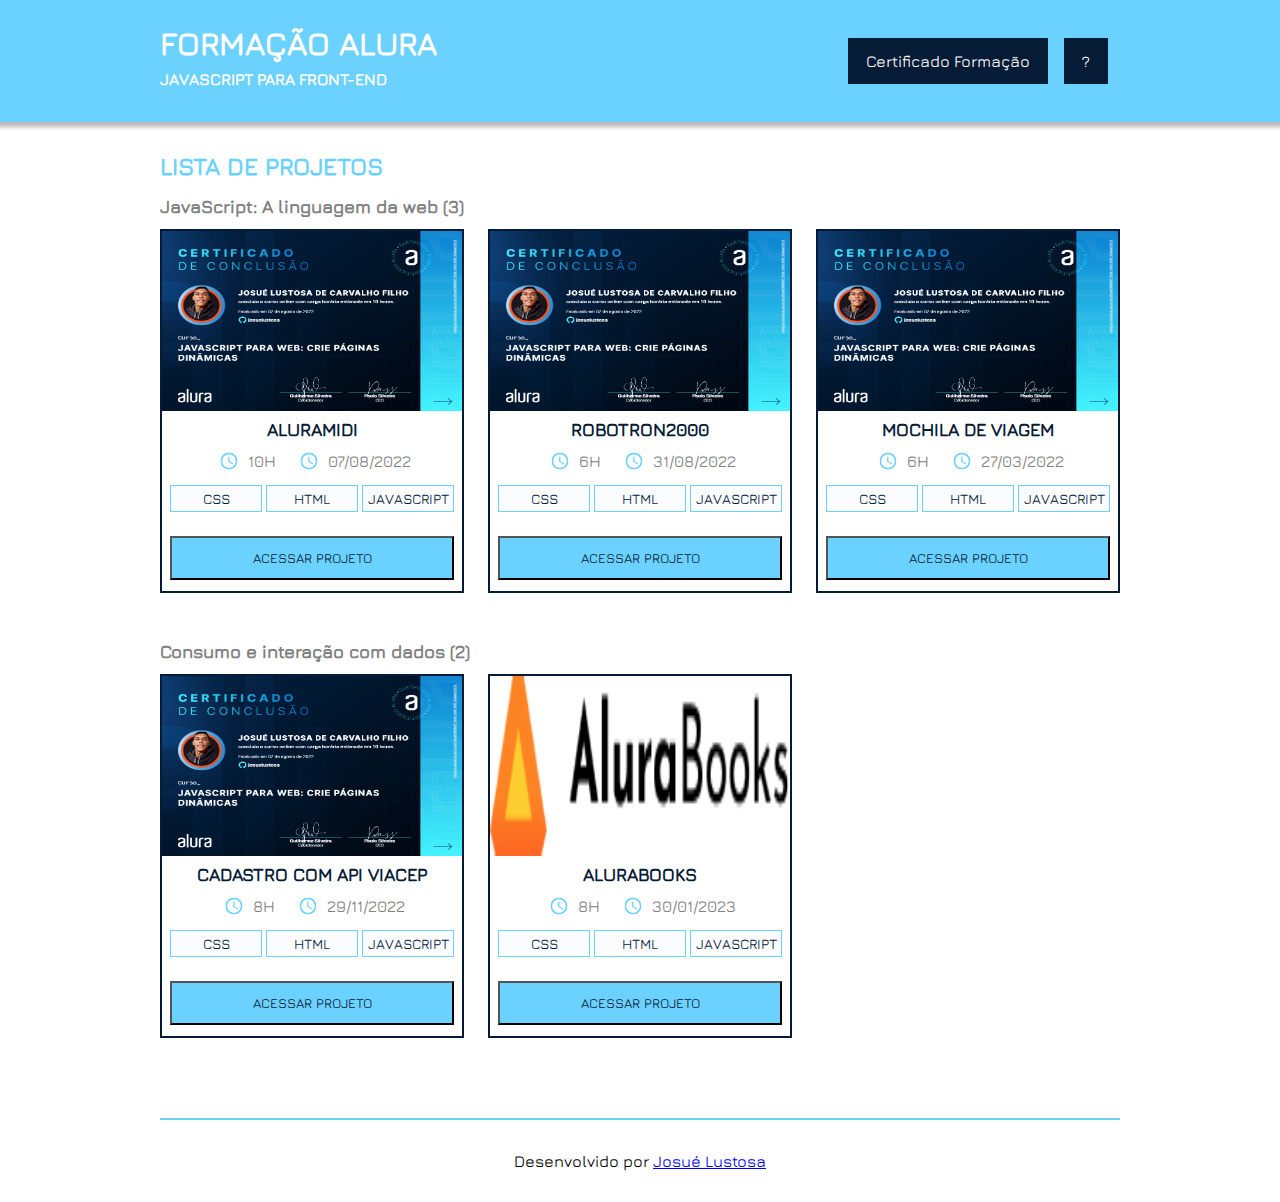
<file: index.html>
<!DOCTYPE html>
<html lang="pt-br">
  <head>
    <!-- Favicon -->
    <link
      rel="shortcut icon"
      href="https://avatars.githubusercontent.com/u/93569079?v=4"
      type="image/x-icon"
    />

    <!-- Meta tags - SEO -->
    <meta name="keywords" content="HTML, CSS, Tailwindcss" />
    <meta name="description" content="Newsletter responsiva com Tailwindcss" />
    <meta name="author" content="Josué Lustosa" />

    <!-- Meta tags - padrão -->
    <meta charset="UTF-8" />
    <meta http-equiv="X-UA-Compatible" content="IE=edge" />
    <meta name="viewport" content="width=device-width, initial-scale=1" />

    <title>Formação Alura: JavaScript para Front-end</title>

    <link rel="stylesheet" href="assets/css/style.css" />
    <link rel="stylesheet" href="assets/css/modal.css" />
    <link rel="stylesheet" href="assets/css/card.css" />
  </head>
  <body>
    <header>
      <nav class="flex-container elementos-header">
        <div>
          <h1>
            Formação Alura <br />
            <span class="subtitulo-header">JavaScript para Front-end</span>
          </h1>
        </div>
        <div>
          <a href="#" id="myBtn" class="link-botao-modal openmodal myBtn"
            >Certificado Formação</a
          >
          <a href="#" id="myBtnHelp" class="link-botao-modal openmodal myBtn"
            >?</a
          >

          <!-- The Modal -->
          <div id="" class="modal myModal">
            <!-- Modal content -->
            <div class="modal-content">
              <div class="modal-header">
                <span class="close">&times;</span>
                <h2>Modal Header</h2>
              </div>
              <div class="modal-body">
                <img
                  src="assets/img/certificado-teste.png"
                  alt="Certificado Formação JavaScript para Front-end"
                  width="500"
                  height="300"
                />
                <img
                  src="assets/img/certificado-teste.png"
                  alt="Certificado Formação JavaScript para Front-end"
                  width="500"
                  height="300"
                />
              </div>
              <div class="modal-footer">
                <h3>Baixar</h3>
              </div>
            </div>
          </div>

          <div id="" class="modal myModal">
            <!-- Modal content -->
            <div class="modal-content">
              <div class="modal-header">
                <span class="close">&times;</span>
                <h2>Modal Header</h2>
              </div>
              <div class="modal-body">
                <h3>O que é a Alura?</h3>
                <p>
                  Alura é uma escola, ou plataforma, online de tecnologia do
                  Brasil, que oferece cursos de tecnologia, e conta atualmente
                  com mais de cursos, lançamentos semanais e atualizações. A
                  plataforma é indicada para qualquer pessoa física ou jurídica
                  que deseja imergir e se atualizar no mundo da tecnologia, e
                  até mesmo profissionais que já atuam na área podem utilizá-la,
                  pois os cursos contém módulos introdutórios, chegando até aos
                  conteúdos mais avançados (B2B Stack, 2021).
                </p>

                <h3>O que é Formação Alura?</h3>
                <p>
                  Na Alura, formações são trilhas de conhecimento, geralmente,
                  separadas por assuntos mais específicos e focados em uma
                  determinada metodologia. Em resumo, uma formação é feita de
                  uma junção de alguns cursos, seguindo uma ordem lógica de
                  aprendizado, começando com algo mais inicial e avançando
                  gradativamente (FAQ Alura, 2022).
                </p>
              </div>
              <div class="modal-footer">
                <h3>Repositório</h3>
              </div>
            </div>
          </div>
        </div>
      </nav>
    </header>

    <article>
      <h2>Lista de Projetos</h2>
      <div id="listaDeProjetos"></div>
    </article>

    <hr />

    <footer>
      Desenvolvido por
      <a
        href="https://josuelustosa.github.io/links/"
        target="_blank"
        rel="noopener noreferrer"
        >Josué Lustosa</a
      >
    </footer>

    <script src="./assets/js/dados-projetos.js"></script>
    <script src="./assets/js/lista-projetos.js"></script>
    <script src="./assets/js/modal.js"></script>
  </body>
</html>
</file>
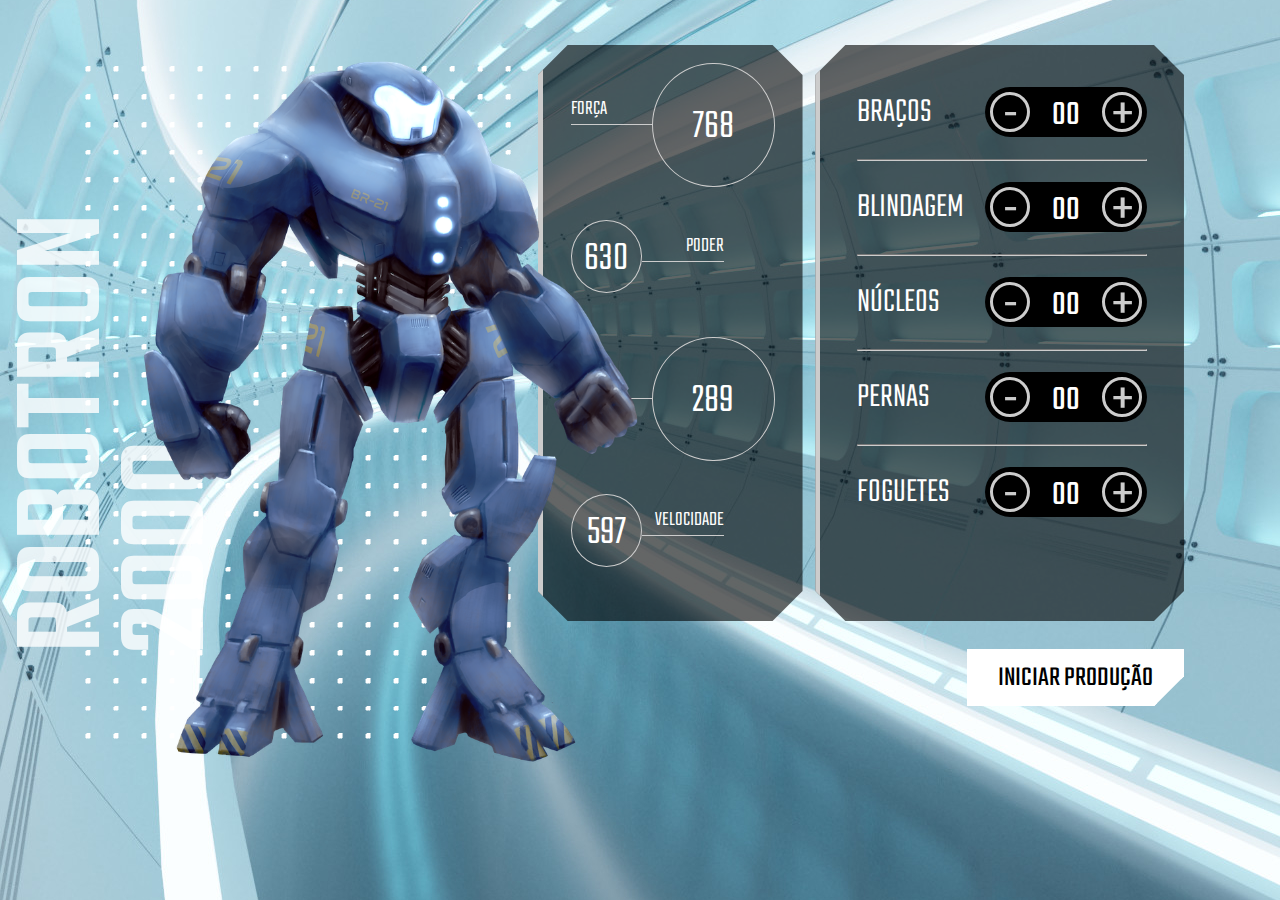
<file: 1_2-manipulando-o-dom/index.html>
<!DOCTYPE html>
<html lang="pt-br">
  <head>
    <meta charset="UTF-8" />
    <meta http-equiv="X-UA-Compatible" content="IE=edge" />
    <meta name="viewport" content="width=device-width, initial-scale=1.0" />
    <link rel="shortcut icon" type="image/jpg" href="img/favicon.ico" />
    <title>Robotron 2000</title>

    <link rel="preconnect" href="https://fonts.googleapis.com" />
    <link rel="preconnect" href="https://fonts.gstatic.com" crossorigin />
    <link
    href="https://fonts.googleapis.com/css2?family=Teko:wght@300;500&display=swap"
    rel="stylesheet"
    />
    
    <link rel="stylesheet" href="css/style.css" />
  </head>
  <body>
    <main>
      <section class="robotron">
        <img class="robo" src="img/robotron.png" alt="Robotron" id="robotron" />
        <figcaption class="titulo">ROBOTRON <br />2000</figcaption>
      </section>

      <section class="box estatisticas">
        <div class="estatistica">
          <p class="estatistica-titulo">Força</p>
          <div class="estatistica-valor">
            <p class="estatistica-numero">768</p>
          </div>
        </div>
        <div class="estatistica">
          <p class="estatistica-titulo">Poder</p>
          <div class="estatistica-valor">
            <p class="estatistica-numero">630</p>
          </div>
        </div>
        <div class="estatistica">
          <p class="estatistica-titulo">Energia</p>
          <div class="estatistica-valor">
            <p class="estatistica-numero">289</p>
          </div>
        </div>
        <div class="estatistica">
          <p class="estatistica-titulo">Velocidade</p>
          <div class="estatistica-valor">
            <p class="estatistica-numero">597</p>
          </div>
        </div>
      </section>

      <section class="equipamentos">
        <form action="" class="montador">
          <div class="box montador-conteudo">
            <div class="peca">
              <label for="" class="peca-titulo">Braços</label>
              <div class="controle">
                <buttom class="controle-ajuste">-</buttom>
                <input type="text" class="controle-contador" value="00" />
                <buttom class="controle-ajuste">+</buttom>
              </div>
            </div>
            <hr class="linha" />
            <div class="peca">
              <label for="" class="peca-titulo">Blindagem</label>
              <div class="controle">
                <buttom class="controle-ajuste">-</buttom>
                <input type="text" class="controle-contador" value="00" />
                <buttom class="controle-ajuste">+</buttom>
              </div>
            </div>
            <hr class="linha" />
            <div class="peca">
              <label for="" class="peca-titulo">Núcleos</label>
              <div class="controle">
                <buttom class="controle-ajuste">-</buttom>
                <input type="text" class="controle-contador" value="00" />
                <buttom class="controle-ajuste">+</buttom>
              </div>
            </div>
            <hr class="linha" />
            <div class="peca">
              <label for="" class="peca-titulo">Pernas</label>
              <div class="controle">
                <buttom class="controle-ajuste">-</buttom>
                <input type="text" class="controle-contador" value="00" />
                <buttom class="controle-ajuste">+</buttom>
              </div>
            </div>
            <hr class="linha" />
            <div class="peca">
              <label for="" class="peca-titulo">Foguetes</label>
              <div class="controle">
                <buttom class="controle-ajuste">-</buttom>
                <input type="text" class="controle-contador" value="00" />
                <buttom class="controle-ajuste">+</buttom>
              </div>
            </div>
          </div>
          <input
            type="submit"
            value="Iniciar produção"
            class="producao"
            id="producao"
          />
        </form>
      </section>
    </main>

    <script src="./js/main.js"></script>
  </body>
</html>
</file>
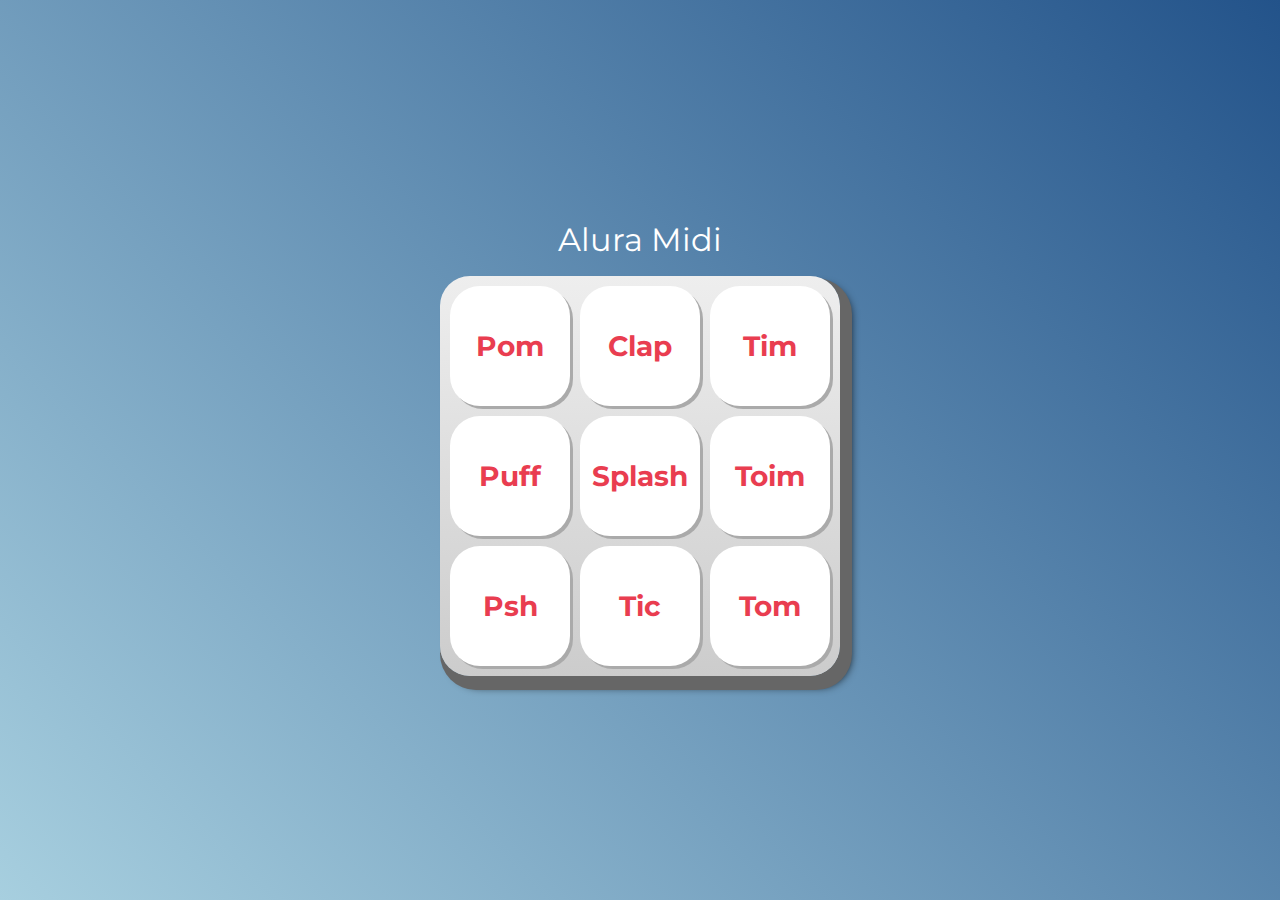
<file: paginas-dinamicas/index.html>
<!DOCTYPE html>
<html lang="pt-BR">
  <head>
    <meta charset="UTF-8" />
    <meta http-equiv="X-UA-Compatible" content="IE=edge" />
    <meta name="viewport" content="width=device-width, initial-scale=1.0" />

    <title>Alura MIDI</title>

    <link rel="preconnect" href="https://fonts.googleapis.com" />
    <link rel="preconnect" href="https://fonts.gstatic.com" crossorigin />
    <link
      href="https://fonts.googleapis.com/css2?family=Montserrat:wght@500;600&display=swap"
      rel="stylesheet"
    />

    <link rel="icon" type="image/png" href="images/bateria.png" />
    <link rel="stylesheet" href="css/reset.css" />
    <link rel="stylesheet" href="css/estilos.css" />
  </head>
  <body>
    <h1>Alura Midi</h1>

    <section class="teclado">
      <button class="tecla tecla_pom">Pom</button>
      <button class="tecla tecla_clap">Clap</button>
      <button class="tecla tecla_tim">Tim</button>

      <button class="tecla tecla_puff">Puff</button>
      <button class="tecla tecla_splash">Splash</button>
      <button class="tecla tecla_toim">Toim</button>

      <button class="tecla tecla_psh">Psh</button>
      <button class="tecla tecla_tic">Tic</button>
      <button class="tecla tecla_tom">Tom</button>
    </section>

    <audio src="sounds/keyq.wav" id="som_tecla_pom"></audio>
    <audio src="sounds/keyw.wav" id="som_tecla_clap"></audio>
    <audio src="sounds/keye.wav" id="som_tecla_tim"></audio>
    <audio src="sounds/keya.wav" id="som_tecla_puff"></audio>
    <audio src="sounds/keys.wav" id="som_tecla_splash"></audio>
    <audio src="sounds/keyd.wav" id="som_tecla_toim"></audio>
    <audio src="sounds/keyz.wav" id="som_tecla_psh"></audio>
    <audio src="sounds/keyx.wav" id="som_tecla_tic"></audio>
    <audio src="sounds/keyc.wav" id="som_tecla_tom"></audio>

    <script src="main.js"></script>
  </body>
</html>
</file>
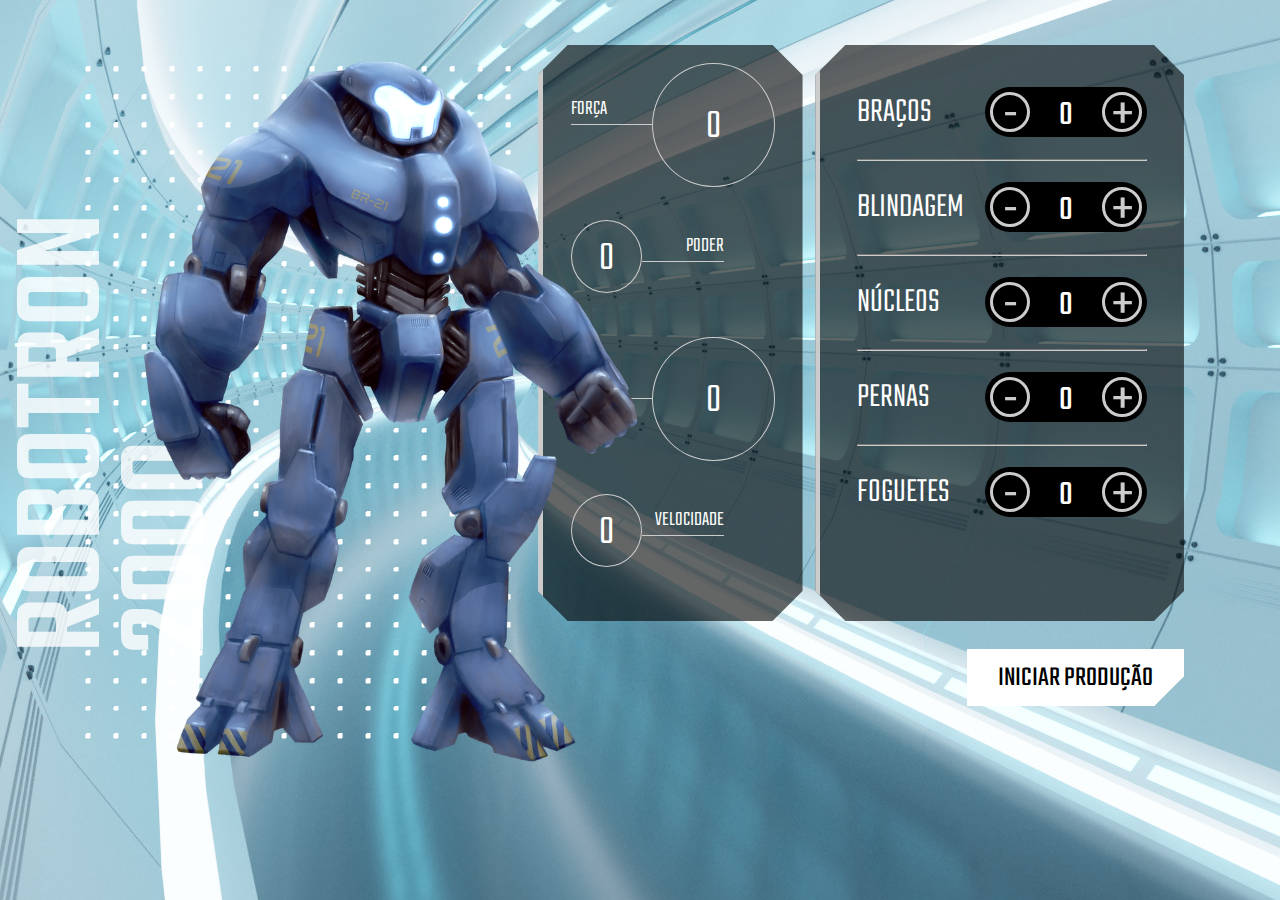
<file: 1-js-a-linguagem-da-web/1_2-manipulando-o-dom/index.html>
<!DOCTYPE html>
<html lang="pt-br">
  <head>
    <meta charset="UTF-8" />
    <meta http-equiv="X-UA-Compatible" content="IE=edge" />
    <meta name="viewport" content="width=device-width, initial-scale=1.0" />
    <link rel="shortcut icon" type="image/jpg" href="img/favicon.ico" />
    <title>Robotron 2000</title>

    <link rel="preconnect" href="https://fonts.googleapis.com" />
    <link rel="preconnect" href="https://fonts.gstatic.com" crossorigin />
    <link
      href="https://fonts.googleapis.com/css2?family=Teko:wght@300;500&display=swap"
      rel="stylesheet"
    />

    <link rel="stylesheet" href="css/style.css" />
  </head>
  <body>
    <main>
      <section class="robotron">
        <img class="robo" src="img/robotron.png" alt="Robotron" />
        <figcaption class="titulo">ROBOTRON <br />2000</figcaption>
      </section>

      <section class="box estatisticas">
        <div class="estatistica">
          <p class="estatistica-titulo">Força</p>
          <div class="estatistica-valor">
            <p class="estatistica-numero" data-estatistica="forca">0</p>
          </div>
        </div>
        <div class="estatistica">
          <p class="estatistica-titulo">Poder</p>
          <div class="estatistica-valor">
            <p class="estatistica-numero" data-estatistica="poder">0</p>
          </div>
        </div>
        <div class="estatistica">
          <p class="estatistica-titulo">Energia</p>
          <div class="estatistica-valor">
            <p class="estatistica-numero" data-estatistica="energia">0</p>
          </div>
        </div>
        <div class="estatistica">
          <p class="estatistica-titulo">Velocidade</p>
          <div class="estatistica-valor">
            <p class="estatistica-numero" data-estatistica="velocidade">0</p>
          </div>
        </div>
      </section>

      <section class="equipamentos">
        <form action="" class="montador">
          <div class="box montador-conteudo">
            <div class="peca">
              <label for="" class="peca-titulo">Braços</label>
              <div class="controle">
                <buttom
                  class="controle-ajuste"
                  data-controle="-"
                  data-peca="bracos"
                  >-</buttom
                >
                <input
                  type="text"
                  class="controle-contador"
                  value="0"
                  data-contador
                />
                <buttom
                  class="controle-ajuste"
                  data-controle="+"
                  data-peca="bracos"
                  >+</buttom
                >
              </div>
            </div>
            <hr class="linha" />
            <div class="peca">
              <label for="" class="peca-titulo">Blindagem</label>
              <div class="controle">
                <buttom
                  class="controle-ajuste"
                  data-controle="-"
                  data-peca="blindagem"
                  >-</buttom
                >
                <input
                  type="text"
                  class="controle-contador"
                  value="0"
                  data-contador
                />
                <buttom
                  class="controle-ajuste"
                  data-controle="+"
                  data-peca="blindagem"
                  >+</buttom
                >
              </div>
            </div>
            <hr class="linha" />
            <div class="peca">
              <label for="" class="peca-titulo">Núcleos</label>
              <div class="controle">
                <buttom
                  class="controle-ajuste"
                  data-controle="-"
                  data-peca="nucleos"
                  >-</buttom
                >
                <input
                  type="text"
                  class="controle-contador"
                  value="0"
                  data-contador
                />
                <buttom
                  class="controle-ajuste"
                  data-controle="+"
                  data-peca="nucleos"
                  >+</buttom
                >
              </div>
            </div>
            <hr class="linha" />
            <div class="peca">
              <label for="" class="peca-titulo">Pernas</label>
              <div class="controle">
                <buttom
                  class="controle-ajuste"
                  data-controle="-"
                  data-peca="pernas"
                  >-</buttom
                >
                <input
                  type="text"
                  class="controle-contador"
                  value="0"
                  data-contador
                />
                <buttom
                  class="controle-ajuste"
                  data-controle="+"
                  data-peca="pernas"
                  >+</buttom
                >
              </div>
            </div>
            <hr class="linha" />
            <div class="peca">
              <label for="" class="peca-titulo">Foguetes</label>
              <div class="controle">
                <buttom
                  class="controle-ajuste"
                  data-controle="-"
                  data-peca="foguetes"
                  >-</buttom
                >
                <input
                  type="text"
                  class="controle-contador"
                  value="0"
                  data-contador
                />
                <buttom
                  class="controle-ajuste"
                  data-controle="+"
                  data-peca="foguetes"
                  >+</buttom
                >
              </div>
            </div>
          </div>
          <input
            type="submit"
            value="Iniciar produção"
            class="producao"
            id="producao"
          />
        </form>
      </section>
    </main>

    <script src="js/main.js"></script>
  </body>
</html>
</file>
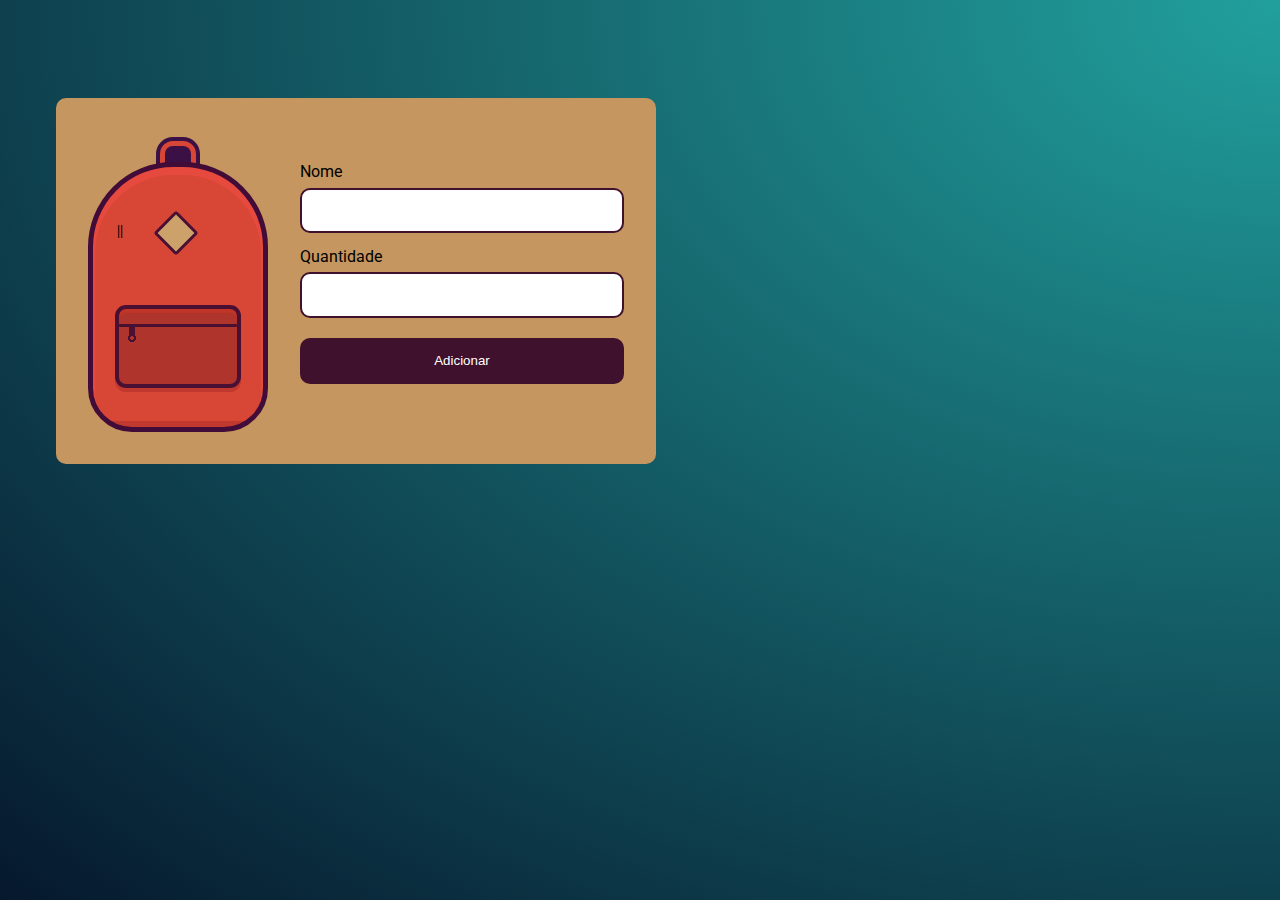
<file: 1-js-a-linguagem-da-web/1_3-armazenando-dados-no-navegador/index.html>
<!DOCTYPE html>
<html lang="pt-br">
  <head>
    <!-- Connect Google Font-->
    <link rel="preconnect" href="https://fonts.googleapis.com" />
    <link rel="preconnect" href="https://fonts.gstatic.com" crossorigin />

    <meta charset="UTF-8" />
    <meta http-equiv="X-UA-Compatible" content="IE=edge" />
    <meta name="viewport" content="width=device-width, initial-scale=1.0" />
    <!-- Favicon -->
    <link rel="shortcut icon" type="image/x-icon" href="img/mochila.png" />
    <title>Mochila de Viagem</title>

    <!-- Google Font -->
    <link
      href="https://fonts.googleapis.com/css2?family=Roboto&display=swap"
      rel="stylesheet"
    />

    <!-- CSS File -->
    <link rel="stylesheet" href="css/style.css" />
  </head>
  <body>
    <main class="conteudo">
      <div class="principal">
        <div class="mochila"></div>
        <form action="" class="adicionar" id="novoItem">
          <label for="nome">Nome</label>
          <input type="text" name="nome" id="nome" />
          <label for="quantidade">Quantidade</label>
          <input type="number" name="quantidade" id="quantidade" />
          <input
            type="submit"
            value="Adicionar"
            class="cadastrar"
            id="cadastrar"
          />
        </form>
      </div>

      <ul class="lista" id="lista"></ul>
    </main>

    <script src="js/main.js"></script>
  </body>
</html>
</file>
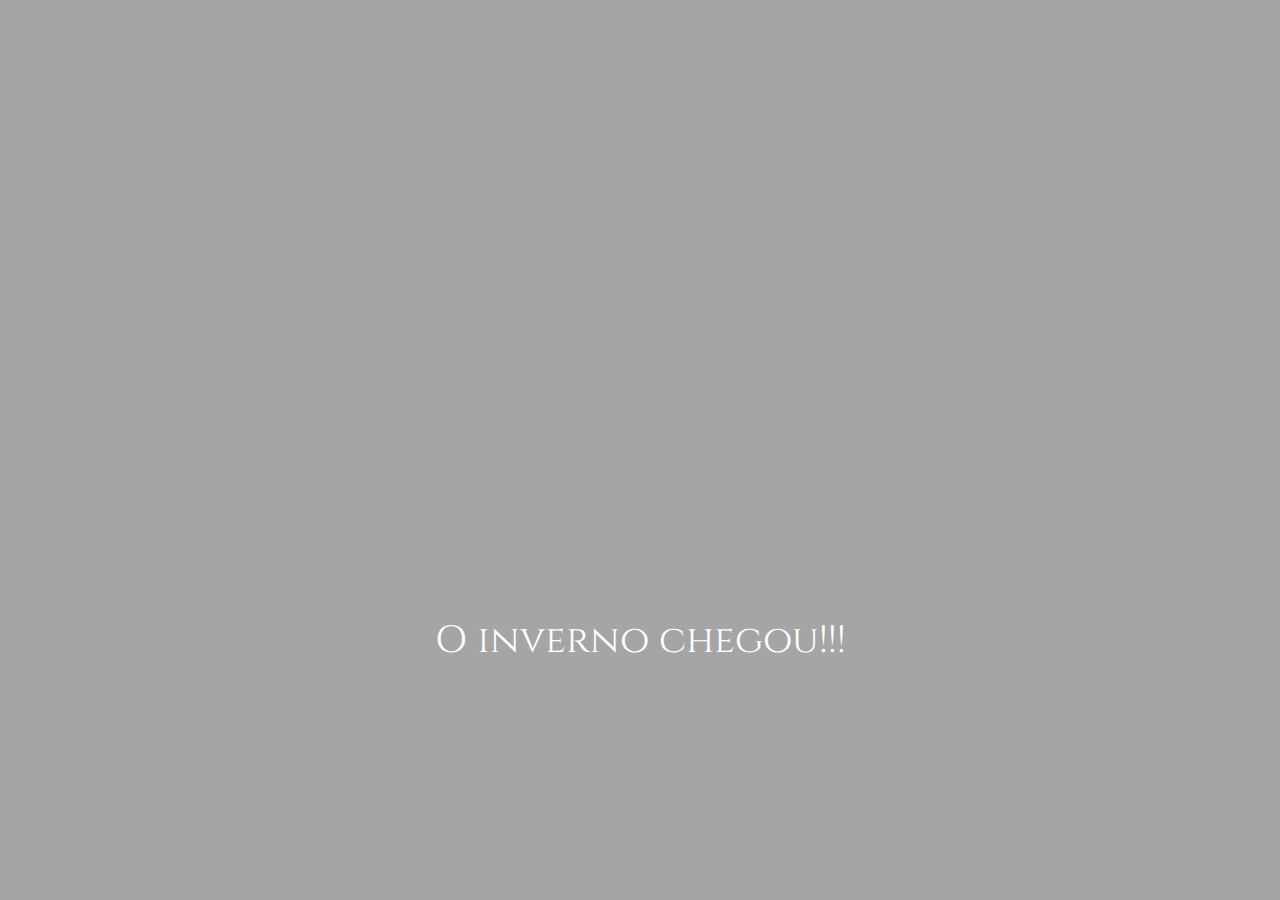
<file: 1_2-manipulando-o-dom/desafio-aula-1/index.html>
<!DOCTYPE html>
<html lang="en">
  <head>
    <meta charset="UTF-8" />
    <title>Desafio Aula 1: Manipulando o DOM</title>
    <link rel="shortcut icon" href="https://avatars.githubusercontent.com/u/93569079?v=4" type="image/x-icon">
    
    <!-- fonte  -->
    <link rel="preconnect" href="https://fonts.googleapis.com" />
    <link rel="preconnect" href="https://fonts.gstatic.com" crossorigin />
    <link
      href="https://fonts.googleapis.com/css2?family=Cinzel:wght@600&display=swap"
      rel="stylesheet"
    />
    <!-- fonte  -->

    <style>
      * {
        margin: 0;
        padding: 0;
      }

      html {
        --cor-fundo: #a5a5a5;
        --cor-fonte: #ffffff;
      }

      body {
        background: var(--cor-fundo);
        color: var(--cor-fonte);
        font-family: "Cinzel", serif;
        font-size: 2.375rem;
        user-select: none;
        transition: 2s;
      }

      .container {
        height: 90vh;
        width: 100%;
        display: flex;
        flex-direction: column;
        justify-content: center;
        align-items: center;
      }

      .trono {
        background-image: url("https://caelum-online-public.s3.amazonaws.com/1369-alura-mais-dark-mode/trono-preto.png");
        background-size: cover;
        width: 28.125rem;
        height: 21.875rem;
        margin-bottom: 7.5rem;
        position: relative;
        top: 10%;
        right: 5%;
      }
    </style>
  </head>
  <body>
    <section class="container">
      <div class="trono"></div>
      <p id="texto">O inverno está chegando...</p>
    </section>

    <script>
      const text = document.querySelector("#texto");
      text.innerHTML = "O inverno chegou!!!";
    </script>
  </body>
</html>
</file>
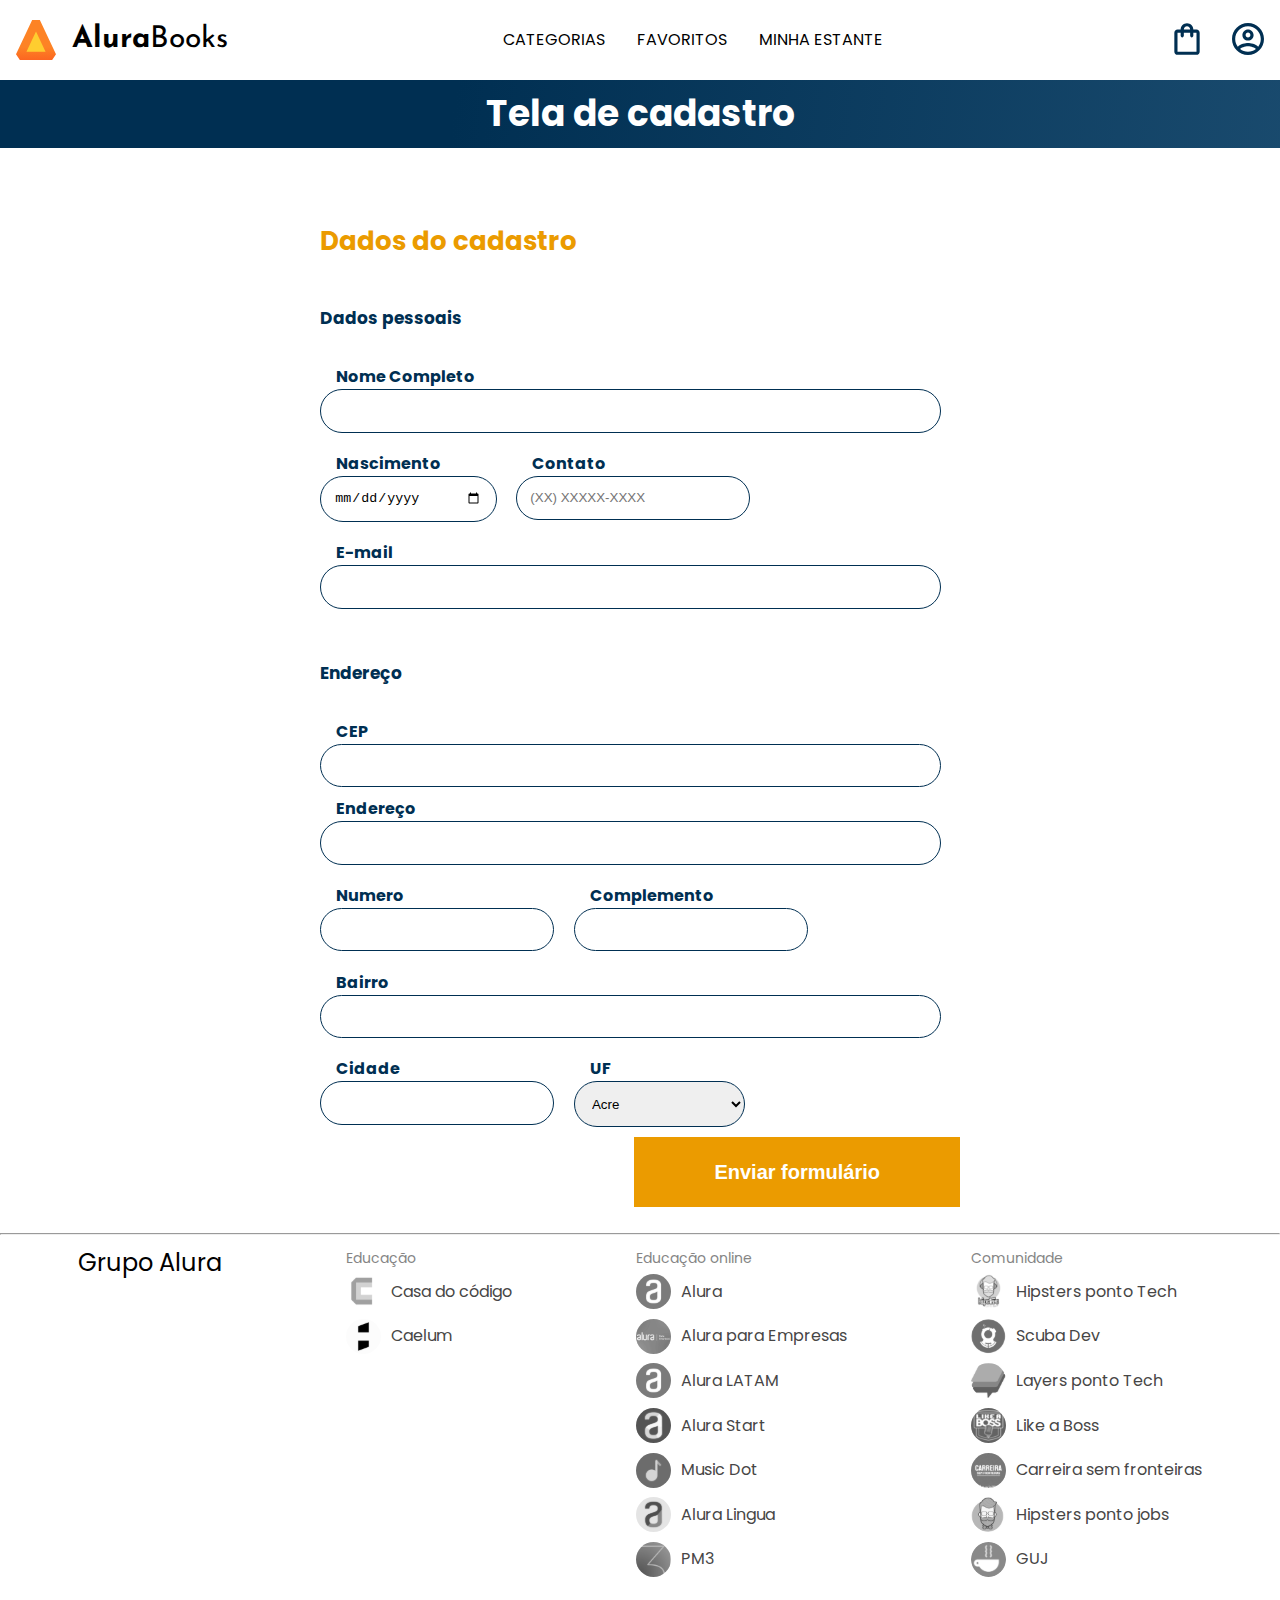
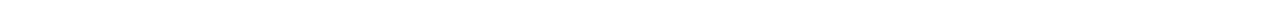
<file: 2-consumo-e-interacao-com-dados/2_2-consumindo-e-tratando-api/index.html>
<!DOCTYPE html>
<html lang="en">
  <head>
    <meta charset="UTF-8" />
    <meta http-equiv="X-UA-Compatible" content="IE=edge" />
    <meta name="viewport" content="width=device-width, initial-scale=1.0" />
    <link rel="stylesheet" href="./styles/reset.css" />
    <link rel="preconnect" href="https://fonts.googleapis.com" />
    <link rel="preconnect" href="https://fonts.gstatic.com" crossorigin />
    <link
      href="https://fonts.googleapis.com/css2?family=Poppins:wght@300;400;500;700&display=swap"
      rel="stylesheet"
    />
    <link
      rel="stylesheet"
      href="https://unpkg.com/swiper@8/swiper-bundle.min.css"
    />
    <link
      href="https://fonts.googleapis.com/css2?family=Josefin+Sans:wght@400;700&display=swap"
      rel="stylesheet"
    />
    <link rel="stylesheet" href="./styles/styles.css" />
    <title>Formulário de cadastro</title>
  </head>

  <body>
    <header class="cabeçalho">
      <div class="container">
        <input type="checkbox" id="menu" class="container__botao" />
        <label for="menu" class="container__rotulo">
          <span class="cabeçalho__menu-hamburguer container__imagem"></span>
        </label>
        <ul class="lista-menu">
          <li class="lista-menu__titulo">Categorias</li>
          <li class="lista-menu__item">
            <a href="#" class="lista-menu__link">Programação</a>
          </li>
          <li class="lista-menu__item">
            <a href="#" class="lista-menu__link">Front-end</a>
          </li>
          <li class="lista-menu__item">
            <a href="#" class="lista-menu__link">Infraestrutura</a>
          </li>
          <li class="lista-menu__item">
            <a href="#" class="lista-menu__link">Business</a>
          </li>
          <li class="lista-menu__item">
            <a href="#" class="lista-menu__link">Design & UX</a>
          </li>
        </ul>
        <img
          src="img/Logo.svg"
          alt="Logo da Alurabooks"
          class="container__imagem"
        />
        <h1 class="container__titulo">
          <b class="container__titulo--negrito">Alura</b>Books
        </h1>
      </div>

      <ul class="opções">
        <input type="checkbox" id="opções-menu" class="opções__botão" />
        <li class="opções__item">
          <a href="#" class="opções__link">Categorias</a>
        </li>
        <li class="opções__item">
          <a href="#" class="opções__link">Favoritos</a>
        </li>
        <li class="opções__item">
          <a href="#" class="opções__link">Minha estante</a>
        </li>
      </ul>

      <div class="container">
        <a href="#"
          ><img
            src="img/Favoritos.svg"
            alt="Meus favoritos"
            class="container__imagem container__imagem-transparente"
        /></a>
        <a href="#" class="container__link">
          <img
            src="img/Compras.svg"
            alt="Carrinhos de compras"
            class="container__imagem"
          />
          <p class="container__texto">Minha sacola</p>
        </a>
        <a href="#" class="container__link">
          <img
            src="img/Usuario.svg"
            alt="Meu perfil"
            class="container__imagem"
          />
          <p class="container__texto">Meu perfil</p>
        </a>
      </div>
    </header>

    <section class="banner">
      <h2 class="banner__titulo">Tela de cadastro</h2>
    </section>

    <main class="principal">
      <h2 class="principal__titulo">Dados do cadastro</h2>

      <form
        class="principal__formulario"
        id="formulario"
        target="_blank"
        onsubmit="location.replace('./cadastro-finalizado.html')"
      >
        <h3 class="principal__subtitulo">Dados pessoais</h3>
        <div class="formulario__campo">
          <label class="campo__etiqueta" for="nome">Nome Completo</label>
          <input name="nome" id="nome" class="campo__escrita" required />
        </div>
        <div class="formulario__dupla">
          <div class="formulario__campo">
            <label class="campo__etiqueta" for="nascimento">Nascimento</label>
            <input
              name="nascimento"
              id="nascimento"
              type="date"
              class="campo__escrita"
              required
            />
          </div>
          <div class="formulario__campo">
            <label class="campo__etiqueta" for="telefone">Contato</label>
            <input
              name="telefone"
              id="telefone"
              type="tel"
              placeholder="(XX) XXXXX-XXXX"
              class="campo__escrita"
              required
            />
          </div>
        </div>
        <div class="formulario__campo">
          <label class="campo__etiqueta" for="email">E-mail</label>
          <input
            name="email"
            id="email"
            type="email"
            class="campo__escrita"
            required
          />
        </div>

        <h3 class="principal__subtitulo">Endereço</h3>

        <div class="formulario__campo">
          <label class="campo__etiqueta" for="cep">CEP</label>
          <input name="cep" id="cep" class="campo__escrita" required />
          <div id="erro"></div>
        </div>

        <div class="formulario__campo">
          <label class="campo__etiqueta" for="endereco">Endereço</label>
          <input
            name="endereco"
            id="endereco"
            class="campo__escrita"
            required
          />
        </div>
        <div class="formulario__dupla">
          <div class="formulario__campo">
            <label class="campo__etiqueta" for="numero">Numero</label>
            <input name="numero" id="numero" class="campo__escrita" required />
          </div>
          <div class="formulario__campo">
            <label class="campo__etiqueta" for="complemento">Complemento</label>
            <input name="complemento" id="complemento" class="campo__escrita" />
          </div>
        </div>
        <div class="formulario__campo">
          <label class="campo__etiqueta" for="bairro">Bairro</label>
          <input name="bairro" id="bairro" class="campo__escrita" required />
        </div>
        <div class="formulario__dupla">
          <div class="formulario__campo">
            <label class="campo__etiqueta" for="cidade">Cidade</label>
            <input name="cidade" id="cidade" class="campo__escrita" required />
          </div>

          <div class="formulario__campo">
            <label class="campo__etiqueta" for="estado">UF</label>
            <select id="estado" name="estado" class="campo__escrita">
              <option value="AC">Acre</option>
              <option value="AL">Alagoas</option>
              <option value="AP">Amapá</option>
              <option value="AM">Amazonas</option>
              <option value="BA">Bahia</option>
              <option value="CE">Ceará</option>
              <option value="DF">Distrito Federal</option>
              <option value="ES">Espírito Santo</option>
              <option value="GO">Goiás</option>
              <option value="MA">Maranhão</option>
              <option value="MT">Mato Grosso</option>
              <option value="MS">Mato Grosso do Sul</option>
              <option value="MG">Minas Gerais</option>
              <option value="PA">Pará</option>
              <option value="PB">Paraíba</option>
              <option value="PR">Paraná</option>
              <option value="PE">Pernambuco</option>
              <option value="PI">Piauí</option>
              <option value="RJ">Rio de Janeiro</option>
              <option value="RN">Rio Grande do Norte</option>
              <option value="RS">Rio Grande do Sul</option>
              <option value="RO">Rondônia</option>
              <option value="RR">Roraima</option>
              <option value="SC">Santa Catarina</option>
              <option value="SP">São Paulo</option>
              <option value="SE">Sergipe</option>
              <option value="TO">Tocantins</option>
              <option value="EX">Estrangeiro</option>
            </select>
          </div>
        </div>

        <input
          type="submit"
          value="Enviar formulário"
          class="formulario__botao"
          id="enviar"
        />
      </form>
    </main>

    <hr />
    <footer class="rodapé">
      <h2 class="rodapé__titulo">Grupo Alura</h2>
      <ul class="lista-rodapé">
        <li class="lista-rodapé__titulo">Educação</li>
        <li class="lista-rodapé__item">
          <img src="img/CasaDoCodigo.svg" alt="Logo da casa do código" />
          <a href="https://www.casadocodigo.com.br/" class="lista-rodapé__link"
            >Casa do código</a
          >
        </li>
        <li class="lista-rodapé__item">
          <img src="img/Caelum.svg" alt="Logo da caelum" />
          <a href="https://caelum.com.br/" class="lista-rodapé__link">Caelum</a>
        </li>
      </ul>

      <ul class="lista-rodapé">
        <li class="lista-rodapé__titulo">Educação online</li>
        <li class="lista-rodapé__item">
          <img src="img/Alura.svg" alt="Logo da Alura" />
          <a href="https://www.alura.com.br/" class="lista-rodapé__link"
            >Alura</a
          >
        </li>
        <li class="lista-rodapé__item">
          <img src="img/AluraEmpresas.svg" alt="Logo da Alura para Empresas" />
          <a href="https://www.alura.com.br/empresas" class="lista-rodapé__link"
            >Alura para Empresas</a
          >
        </li>
        <li class="lista-rodapé__item">
          <img src="img/AluraLATAM.svg" alt="Logo da Alura Latam" />
          <a href="https://www.aluracursos.com/" class="lista-rodapé__link"
            >Alura LATAM</a
          >
        </li>
        <li class="lista-rodapé__item">
          <img src="img/AluraStart.svg" alt="Logo da Alura START" />
          <a href="https://www.alurastart.com.br/" class="lista-rodapé__link"
            >Alura Start</a
          >
        </li>
        <li class="lista-rodapé__item">
          <img src="img/MusicDot.svg" alt="Logo da Music Dot" />
          <a href="https://www.musicdot.com.br/" class="lista-rodapé__link"
            >Music Dot</a
          >
        </li>
        <li class="lista-rodapé__item">
          <img src="img/AluraLingua.svg" alt="Logo da Alura Lingua" />
          <a href="https://www.aluralingua.com.br/" class="lista-rodapé__link"
            >Alura Lingua</a
          >
        </li>
        <li class="lista-rodapé__item">
          <img src="img/PM3.svg" alt="Logo da PM3" />
          <a href="https://www.cursospm3.com.br/" class="lista-rodapé__link"
            >PM3</a
          >
        </li>
      </ul>

      <ul class="lista-rodapé">
        <li class="lista-rodapé__titulo">Comunidade</li>
        <li class="lista-rodapé__item">
          <img src="img/HipstersTech.svg" alt="Logo do Hipsters ponto Tech" />
          <a href="https://hipsters.tech/" class="lista-rodapé__link"
            >Hipsters ponto Tech</a
          >
        </li>
        <li class="lista-rodapé__item">
          <img src="img/ScubaDev.svg" alt="Logo do Scuba Dev" />
          <a href="https://scuba.dev.br/" class="lista-rodapé__link"
            >Scuba Dev</a
          >
        </li>
        <li class="lista-rodapé__item">
          <img src="img/LayersTech.svg" alt="Logo do Layers ponto Tech" />
          <a href="https://layerspontotech.com.br/" class="lista-rodapé__link"
            >Layers ponto Tech</a
          >
        </li>
        <li class="lista-rodapé__item">
          <img src="img/LikeABoss.svg" alt="Logo do Like a Boss" />
          <a href="https://likeaboss.com.br/" class="lista-rodapé__link"
            >Like a Boss</a
          >
        </li>
        <li class="lista-rodapé__item">
          <img
            src="img/CarreiraSemFronteira.svg"
            alt="Logo do Carreira sem fronteiras"
          />
          <a
            href="https://www.carreirasemfronteiras.com.br/"
            class="lista-rodapé__link"
            >Carreira sem fronteiras</a
          >
        </li>
        <li class="lista-rodapé__item">
          <img src="img/HipstersJobs.svg" alt="Logo do Hipsters ponto jobs" />
          <a href="https://hipsters.jobs/" class="lista-rodapé__link"
            >Hipsters ponto jobs</a
          >
        </li>
        <li class="lista-rodapé__item">
          <img src="img/GUJ.svg" alt="Logo do GUJ" />
          <a href="https://www.guj.com.br/" class="lista-rodapé__link">GUJ</a>
        </li>
      </ul>
    </footer>

    <script src="script.js"></script>
  </body>
</html>
</file>
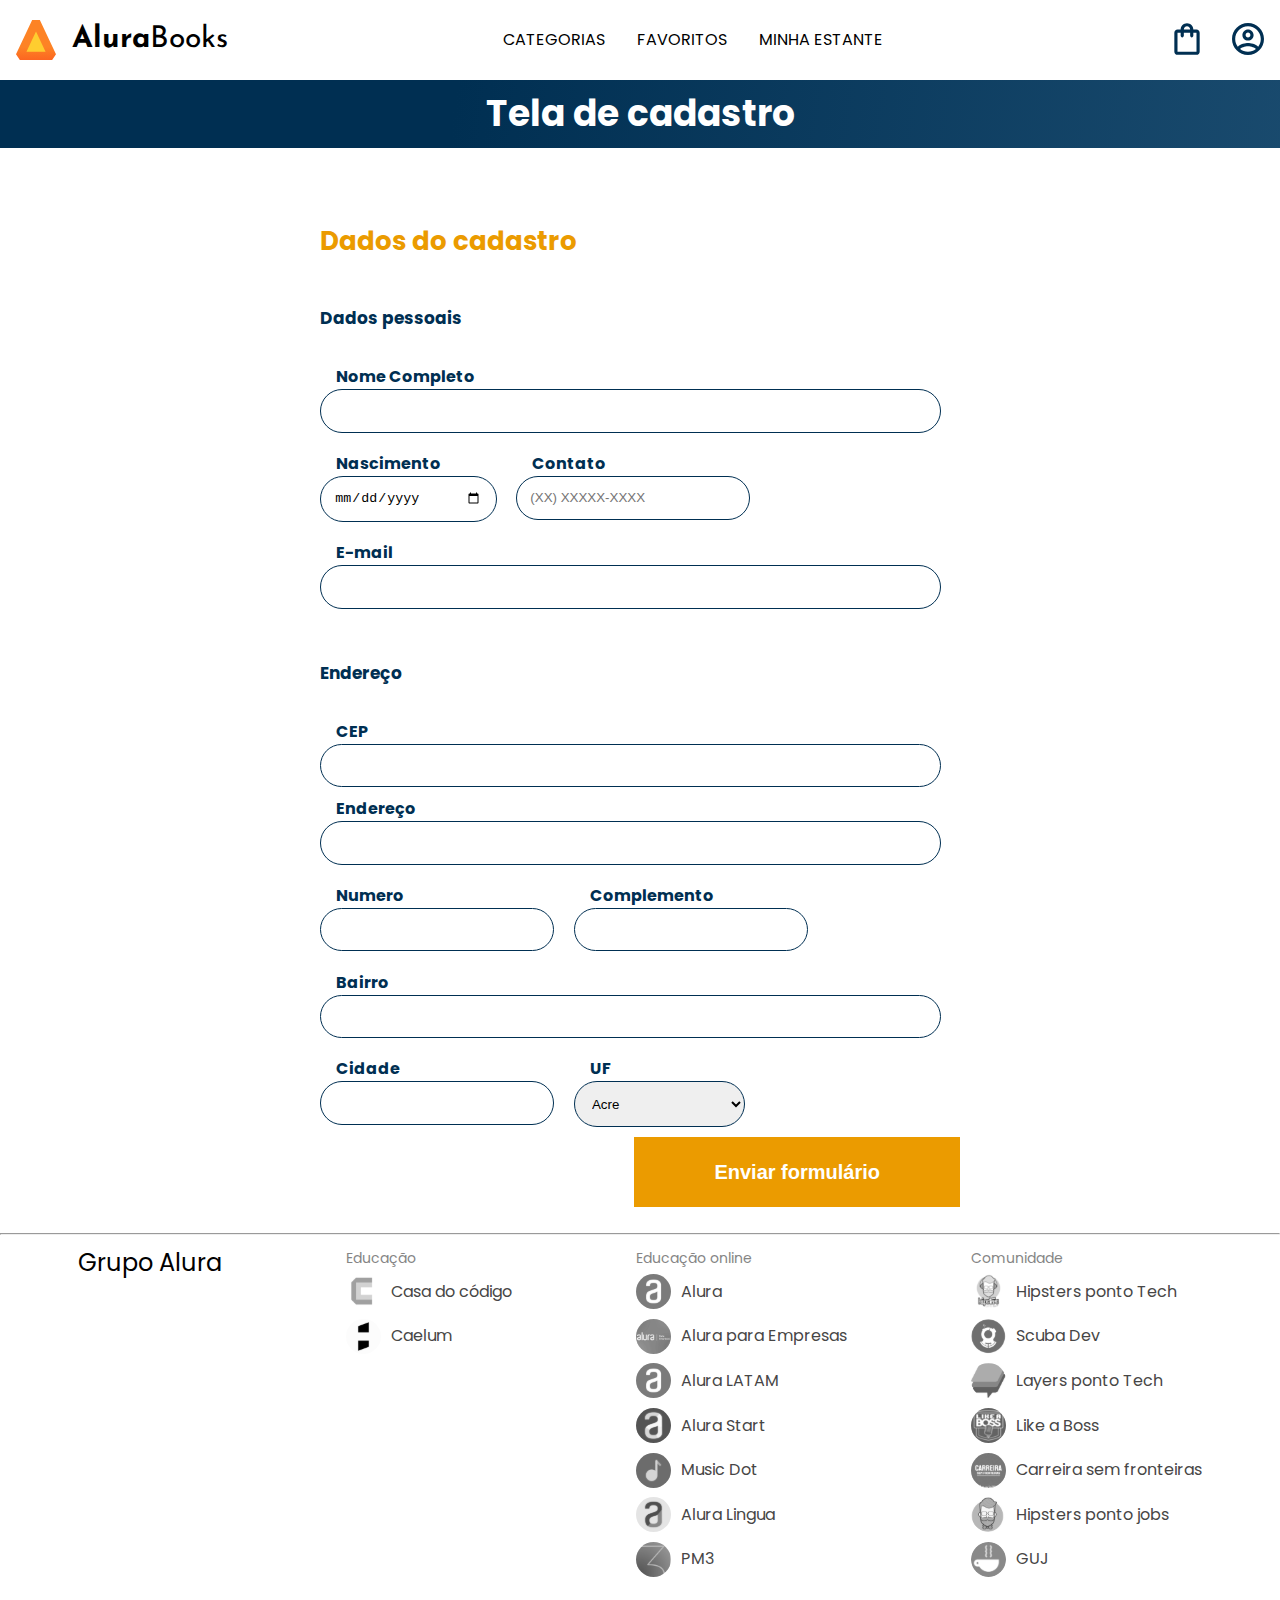
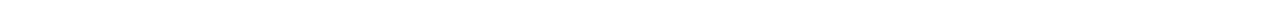
<file: 2/2_2-consumindo-e-tratando-api/index.html>
<!DOCTYPE html>
<html lang="en">
  <head>
    <meta charset="UTF-8" />
    <meta http-equiv="X-UA-Compatible" content="IE=edge" />
    <meta name="viewport" content="width=device-width, initial-scale=1.0" />
    <link rel="stylesheet" href="./styles/reset.css" />
    <link rel="preconnect" href="https://fonts.googleapis.com" />
    <link rel="preconnect" href="https://fonts.gstatic.com" crossorigin />
    <link
      href="https://fonts.googleapis.com/css2?family=Poppins:wght@300;400;500;700&display=swap"
      rel="stylesheet"
    />
    <link
      rel="stylesheet"
      href="https://unpkg.com/swiper@8/swiper-bundle.min.css"
    />
    <link
      href="https://fonts.googleapis.com/css2?family=Josefin+Sans:wght@400;700&display=swap"
      rel="stylesheet"
    />
    <link rel="stylesheet" href="./styles/styles.css" />
    <title>Formulário de cadastro</title>
  </head>

  <body>
    <header class="cabeçalho">
      <div class="container">
        <input type="checkbox" id="menu" class="container__botao" />
        <label for="menu" class="container__rotulo">
          <span class="cabeçalho__menu-hamburguer container__imagem"></span>
        </label>
        <ul class="lista-menu">
          <li class="lista-menu__titulo">Categorias</li>
          <li class="lista-menu__item">
            <a href="#" class="lista-menu__link">Programação</a>
          </li>
          <li class="lista-menu__item">
            <a href="#" class="lista-menu__link">Front-end</a>
          </li>
          <li class="lista-menu__item">
            <a href="#" class="lista-menu__link">Infraestrutura</a>
          </li>
          <li class="lista-menu__item">
            <a href="#" class="lista-menu__link">Business</a>
          </li>
          <li class="lista-menu__item">
            <a href="#" class="lista-menu__link">Design & UX</a>
          </li>
        </ul>
        <img
          src="img/Logo.svg"
          alt="Logo da Alurabooks"
          class="container__imagem"
        />
        <h1 class="container__titulo">
          <b class="container__titulo--negrito">Alura</b>Books
        </h1>
      </div>

      <ul class="opções">
        <input type="checkbox" id="opções-menu" class="opções__botão" />
        <li class="opções__item">
          <a href="#" class="opções__link">Categorias</a>
        </li>
        <li class="opções__item">
          <a href="#" class="opções__link">Favoritos</a>
        </li>
        <li class="opções__item">
          <a href="#" class="opções__link">Minha estante</a>
        </li>
      </ul>

      <div class="container">
        <a href="#"
          ><img
            src="img/Favoritos.svg"
            alt="Meus favoritos"
            class="container__imagem container__imagem-transparente"
        /></a>
        <a href="#" class="container__link">
          <img
            src="img/Compras.svg"
            alt="Carrinhos de compras"
            class="container__imagem"
          />
          <p class="container__texto">Minha sacola</p>
        </a>
        <a href="#" class="container__link">
          <img
            src="img/Usuario.svg"
            alt="Meu perfil"
            class="container__imagem"
          />
          <p class="container__texto">Meu perfil</p>
        </a>
      </div>
    </header>

    <section class="banner">
      <h2 class="banner__titulo">Tela de cadastro</h2>
    </section>

    <main class="principal">
      <h2 class="principal__titulo">Dados do cadastro</h2>

      <form
        class="principal__formulario"
        id="formulario"
        target="_blank"
        onsubmit="location.replace('./cadastro-finalizado.html')"
      >
        <h3 class="principal__subtitulo">Dados pessoais</h3>
        <div class="formulario__campo">
          <label class="campo__etiqueta" for="nome">Nome Completo</label>
          <input name="nome" id="nome" class="campo__escrita" required />
        </div>
        <div class="formulario__dupla">
          <div class="formulario__campo">
            <label class="campo__etiqueta" for="nascimento">Nascimento</label>
            <input
              name="nascimento"
              id="nascimento"
              type="date"
              class="campo__escrita"
              required
            />
          </div>
          <div class="formulario__campo">
            <label class="campo__etiqueta" for="telefone">Contato</label>
            <input
              name="telefone"
              id="telefone"
              type="tel"
              placeholder="(XX) XXXXX-XXXX"
              class="campo__escrita"
              required
            />
          </div>
        </div>
        <div class="formulario__campo">
          <label class="campo__etiqueta" for="email">E-mail</label>
          <input
            name="email"
            id="email"
            type="email"
            class="campo__escrita"
            required
          />
        </div>

        <h3 class="principal__subtitulo">Endereço</h3>

        <div class="formulario__campo">
          <label class="campo__etiqueta" for="cep">CEP</label>
          <input name="cep" id="cep" class="campo__escrita" required />
        </div>

        <div class="formulario__campo">
          <label class="campo__etiqueta" for="endereco">Endereço</label>
          <input
            name="endereco"
            id="endereco"
            class="campo__escrita"
            required
          />
        </div>
        <div class="formulario__dupla">
          <div class="formulario__campo">
            <label class="campo__etiqueta" for="numero">Numero</label>
            <input name="numero" id="numero" class="campo__escrita" required />
          </div>
          <div class="formulario__campo">
            <label class="campo__etiqueta" for="complemento">Complemento</label>
            <input name="complemento" id="complemento" class="campo__escrita" />
          </div>
        </div>
        <div class="formulario__campo">
          <label class="campo__etiqueta" for="bairro">Bairro</label>
          <input name="bairro" id="bairro" class="campo__escrita" required />
        </div>
        <div class="formulario__dupla">
          <div class="formulario__campo">
            <label class="campo__etiqueta" for="cidade">Cidade</label>
            <input name="cidade" id="cidade" class="campo__escrita" required />
          </div>

          <div class="formulario__campo">
            <label class="campo__etiqueta" for="estado">UF</label>
            <select id="estado" name="estado" class="campo__escrita">
              <option value="AC">Acre</option>
              <option value="AL">Alagoas</option>
              <option value="AP">Amapá</option>
              <option value="AM">Amazonas</option>
              <option value="BA">Bahia</option>
              <option value="CE">Ceará</option>
              <option value="DF">Distrito Federal</option>
              <option value="ES">Espírito Santo</option>
              <option value="GO">Goiás</option>
              <option value="MA">Maranhão</option>
              <option value="MT">Mato Grosso</option>
              <option value="MS">Mato Grosso do Sul</option>
              <option value="MG">Minas Gerais</option>
              <option value="PA">Pará</option>
              <option value="PB">Paraíba</option>
              <option value="PR">Paraná</option>
              <option value="PE">Pernambuco</option>
              <option value="PI">Piauí</option>
              <option value="RJ">Rio de Janeiro</option>
              <option value="RN">Rio Grande do Norte</option>
              <option value="RS">Rio Grande do Sul</option>
              <option value="RO">Rondônia</option>
              <option value="RR">Roraima</option>
              <option value="SC">Santa Catarina</option>
              <option value="SP">São Paulo</option>
              <option value="SE">Sergipe</option>
              <option value="TO">Tocantins</option>
              <option value="EX">Estrangeiro</option>
            </select>
          </div>
        </div>

        <input
          type="submit"
          value="Enviar formulário"
          class="formulario__botao"
          id="enviar"
        />
      </form>
    </main>

    <hr />
    <footer class="rodapé">
      <h2 class="rodapé__titulo">Grupo Alura</h2>
      <ul class="lista-rodapé">
        <li class="lista-rodapé__titulo">Educação</li>
        <li class="lista-rodapé__item">
          <img src="img/CasaDoCodigo.svg" alt="Logo da casa do código" />
          <a href="https://www.casadocodigo.com.br/" class="lista-rodapé__link"
            >Casa do código</a
          >
        </li>
        <li class="lista-rodapé__item">
          <img src="img/Caelum.svg" alt="Logo da caelum" />
          <a href="https://caelum.com.br/" class="lista-rodapé__link">Caelum</a>
        </li>
      </ul>

      <ul class="lista-rodapé">
        <li class="lista-rodapé__titulo">Educação online</li>
        <li class="lista-rodapé__item">
          <img src="img/Alura.svg" alt="Logo da Alura" />
          <a href="https://www.alura.com.br/" class="lista-rodapé__link"
            >Alura</a
          >
        </li>
        <li class="lista-rodapé__item">
          <img src="img/AluraEmpresas.svg" alt="Logo da Alura para Empresas" />
          <a href="https://www.alura.com.br/empresas" class="lista-rodapé__link"
            >Alura para Empresas</a
          >
        </li>
        <li class="lista-rodapé__item">
          <img src="img/AluraLATAM.svg" alt="Logo da Alura Latam" />
          <a href="https://www.aluracursos.com/" class="lista-rodapé__link"
            >Alura LATAM</a
          >
        </li>
        <li class="lista-rodapé__item">
          <img src="img/AluraStart.svg" alt="Logo da Alura START" />
          <a href="https://www.alurastart.com.br/" class="lista-rodapé__link"
            >Alura Start</a
          >
        </li>
        <li class="lista-rodapé__item">
          <img src="img/MusicDot.svg" alt="Logo da Music Dot" />
          <a href="https://www.musicdot.com.br/" class="lista-rodapé__link"
            >Music Dot</a
          >
        </li>
        <li class="lista-rodapé__item">
          <img src="img/AluraLingua.svg" alt="Logo da Alura Lingua" />
          <a href="https://www.aluralingua.com.br/" class="lista-rodapé__link"
            >Alura Lingua</a
          >
        </li>
        <li class="lista-rodapé__item">
          <img src="img/PM3.svg" alt="Logo da PM3" />
          <a href="https://www.cursospm3.com.br/" class="lista-rodapé__link"
            >PM3</a
          >
        </li>
      </ul>

      <ul class="lista-rodapé">
        <li class="lista-rodapé__titulo">Comunidade</li>
        <li class="lista-rodapé__item">
          <img src="img/HipstersTech.svg" alt="Logo do Hipsters ponto Tech" />
          <a href="https://hipsters.tech/" class="lista-rodapé__link"
            >Hipsters ponto Tech</a
          >
        </li>
        <li class="lista-rodapé__item">
          <img src="img/ScubaDev.svg" alt="Logo do Scuba Dev" />
          <a href="https://scuba.dev.br/" class="lista-rodapé__link"
            >Scuba Dev</a
          >
        </li>
        <li class="lista-rodapé__item">
          <img src="img/LayersTech.svg" alt="Logo do Layers ponto Tech" />
          <a href="https://layerspontotech.com.br/" class="lista-rodapé__link"
            >Layers ponto Tech</a
          >
        </li>
        <li class="lista-rodapé__item">
          <img src="img/LikeABoss.svg" alt="Logo do Like a Boss" />
          <a href="https://likeaboss.com.br/" class="lista-rodapé__link"
            >Like a Boss</a
          >
        </li>
        <li class="lista-rodapé__item">
          <img
            src="img/CarreiraSemFronteira.svg"
            alt="Logo do Carreira sem fronteiras"
          />
          <a
            href="https://www.carreirasemfronteiras.com.br/"
            class="lista-rodapé__link"
            >Carreira sem fronteiras</a
          >
        </li>
        <li class="lista-rodapé__item">
          <img src="img/HipstersJobs.svg" alt="Logo do Hipsters ponto jobs" />
          <a href="https://hipsters.jobs/" class="lista-rodapé__link"
            >Hipsters ponto jobs</a
          >
        </li>
        <li class="lista-rodapé__item">
          <img src="img/GUJ.svg" alt="Logo do GUJ" />
          <a href="https://www.guj.com.br/" class="lista-rodapé__link">GUJ</a>
        </li>
      </ul>
    </footer>

    <script src="script.js"></script>
  </body>
</html>
</file>
<file: assets/css/style.css>
/* Importando fonte */

@font-face {
  font-family: "Jura Medium";
  src: url(../fonts/Jura-Medium.ttf);
}

/* Removendo propriedades padrões de css dos navegadores */
* {
  margin: 0;
  padding: 0;
}

:root {
  /* Textos */
  --h1-color: #ffffff;
  --h2-color: #6bd1ff;
  --h3-color: #808080;
  --p-color: #061b36;

  --font-main: "Jura Medium", "Courier New", "Arial";

  /* Elementos semânticos */
  --header-background: #6bd1ff;
  --nav-background: #ffffff;
  --main-background: #fafcff;

  --background-selection: #061b36;
  --text-selection: #ffffff;

  --box-shadow: #bababa;
}

::selection {
  color: var(--text-selection);
  background: var(--background-selection);
}

.flex-container {
  display: flex;
  margin: auto;
}

.flex {
  display: flex;
  justify-content: center;
  align-items: center;
}

.flex-start {
  display: flex;
  justify-content: start;
  align-items: center;
}

h1 {
  color: var(--h1-color);
  font-size: 2rem;
  text-transform: uppercase;
  font-family: var(--font-main);
  line-height: 1.875rem;
}

.subtitulo-header {
  color: var(--h1-color);
  font-size: 1rem;
  font-family: var(--font-main);
}

header {
  width: 100%;
  margin: auto;
  background-color: var(--header-background);
  -webkit-box-shadow: 0px 2px 4px 3px var(--box-shadow);
  box-shadow: 0px 2px 4px 3px var(--box-shadow);
}

.elementos-header {
  align-items: center;
  justify-content: space-between;
  margin: auto;
  width: 75%;
  padding: 28px 0px;
}

@media only screen and (max-width: 37.5rem) {
  .elementos-header {
    display: inline-block;
    padding: 2rem;
    margin: 0;
    width: auto;
    line-height: 4rem;
  }
}

h2 {
  color: var(--h2-color);
  text-transform: uppercase;
  font-size: 1.5rem;
  font-family: var(--font-main);
  padding-bottom: 1rem;
}

h3 {
  color: var(--h3-color);
  font-size: 1.125rem;
  font-family: var(--font-main);
}

p {
  color: var(--p-color);
  font-size: 1rem;
  font-family: var(--font-main);
}

ul {
  padding-top: 0.875rem;
  font-size: 1.125;
  font-family: var(--font-main);
  color: var(--p-color);
  padding-top: 0.875rem;
  padding-bottom: 0.875rem;
  font-weight: 600;
}

li {
  padding-top: 0.875rem;
  font-size: 1rem;
  font-family: var(--font-main);
  margin-left: 2.5rem;
  font-weight: 400;
}

/* a {
  text-decoration: underline;
  color: var(--p-color);
}

a:hover {
  text-decoration: none;
  font-weight: 600;
} */

.link-botao-modal {
  text-decoration: none;
  font-family: var(--font-main);

  padding: 14px 18px;
  margin-right: 12px;
  background-color: #061b36;
  color: #ffffff;
}

.link-botao-modal:hover {
  background-color: #09274e;
}

section,
article {
  margin: auto;
  width: 75%;
  margin-top: 1.875rem;
}

@media screen and (max-width: 37.5rem) {
  article,
  section {
    padding: 2rem;
    margin: 0;
    width: auto;
  }
}

hr {
  width: 75%;
  margin: auto;
  height: 0.125rem;
  border: transparent;
  margin-top: 2rem;
  background-color: var(--header-background);
}

@media screen and (max-width: 37.5rem) {
  hr {
    margin: auto;
    width: auto;
    background-color: var(--header-background);
  }
}

footer {
  margin: auto;
  width: 75%;
  margin-top: 2rem;
  margin-bottom: 2rem;

  text-align: center;
  font-family: var(--font-main);
}

@media screen and (max-width: 37.5rem) {
  footer {
    padding: 0 2rem 1rem 2rem;
    margin: 0;
    margin-top: 1rem;
    width: auto;
  }
}
</file>
<file: assets/css/modal.css>
/* The Modal (background) */
.modal {
  display: none; /* Hidden by default */
  position: fixed; /* Stay in place */
  z-index: 1; /* Sit on top */
  padding-top: 100px; /* Location of the box */
  left: 0;
  top: 0;
  width: 100%; /* Full width */
  height: 100%; /* Full height */
  overflow: auto; /* Enable scroll if needed */
  background-color: rgb(0, 0, 0); /* Fallback color */
  background-color: rgba(0, 0, 0, 0.4); /* Black w/ opacity */
}

/* Modal Content */
.modal-content {
  position: relative;
  background-color: #fefefe;
  margin: auto;
  padding: 0;
  border: 1px solid #888;
  width: 80%;
  box-shadow: 0 4px 8px 0 rgba(0, 0, 0, 0.2), 0 6px 20px 0 rgba(0, 0, 0, 0.19);
  -webkit-animation-name: animatetop;
  -webkit-animation-duration: 0.4s;
  animation-name: animatetop;
  animation-duration: 0.4s;
}

/* Add Animation */
@-webkit-keyframes animatetop {
  from {
    top: -300px;
    opacity: 0;
  }
  to {
    top: 0;
    opacity: 1;
  }
}

@keyframes animatetop {
  from {
    top: -300px;
    opacity: 0;
  }
  to {
    top: 0;
    opacity: 1;
  }
}

/* The Close Button */
.close {
  color: white;
  float: right;
  font-size: 28px;
  font-weight: bold;
}

.close:hover,
.close:focus {
  color: #000;
  text-decoration: none;
  cursor: pointer;
}

.modal-header {
  padding: 2px 16px;
  background-color: #5cb85c;
  color: white;
}

.modal-body {
  padding: 2px 16px;
}

.modal-footer {
  padding: 2px 16px;
  background-color: #5cb85c;
  color: white;
}
</file>
<file: assets/css/card.css>
.card {
  width: 300px;
  height: 360px;
  border: 2px solid #061b36;
  margin: 12px 24px 48px 0;
}

.img-head {
  width: 300px;
  height: 180px;
}

.card-body {
  height: 160px;
  text-align: center;
  padding: 0px 8px 0px 8px;
}

.card-h1 {
  color: var(--p-color);
  font-size: 1.125rem;
  font-family: var(--font-main);
}

.text-card {
  color: var(--h3-color);
  font-size: 1rem;
  font-family: var(--font-main);
  text-transform: uppercase;
}

.flex-course-period {
  display: flex;
  gap: 18px;
  justify-content: center;
  align-items: center;
}

.course-period {
  display: flex;
  gap: 4px;
  justify-content: center;
  align-items: center;
}

.course-period img {
  width: 30px;
}

.badge-group {
  display: flex;
  justify-content: space-between;
  align-items: center;
}

.badge {
  background-color: var(--header-background);
  padding: 4px 0px 4px 0px;
  margin: 8px 0px 8px 0px;
  width: 90px;

  color: var(--p-color);
  background-color: var(--main-background);
  border: 1px solid var(--h2-color);

  text-transform: uppercase;
  font-size: 0.875rem;
}

.card-button {
  text-decoration: none;
  font-family: var(--font-main);
  text-transform: uppercase;
  padding: 12px 4px 12px 4px;
  margin: 16px 0 0 0;
  width: 100%;

  color: #061b36;
  background-color: #6bd1ff;
}

.card-button:hover {
  /* border: 1px solid var(--p-color); */
  /* background-color: #09274e; */
  color: #ffffff;
  background-color: #061b36;
}
</file>
<file: 1_2-manipulando-o-dom/css/style.css>
:root {
    --main-cinza: #CCCCCC;
    --main-branco: #FFFFFF;
    --main-preto: #000000;
}

* {
    box-sizing: border-box;
}

body {
    background: url(../img/fundo.jpg);
    background-position: center center;
    background-size: cover cover;
    padding: 0;
    margin: 0;
    font-weight: 300;
}

body, input {
    font-family: 'Teko', sans-serif;
}

main {
    width: 80vw;
    height: 80vh;
    margin: 10vh 8vw 10vh 12vw;
    display: flex;
    gap: 1vw;
}

.robotron {
    background: url(../img/estrutura.png) no-repeat;
    background-position: center center;
    margin: 0;
    flex-basis: 40%;
    position: relative;
}

.robo {
    height: 110%;
    z-index: 1;
    position: absolute;
    left: -20%;
    top: -5%;
}

.titulo {
    transform: rotate(180deg);
    font-weight: 500;
    font-size: 130px;
    position: absolute;
    bottom: 7rem;
    left: -3rem;
    line-height: 0.8;
    writing-mode: vertical-rl;
    text-orientation: mixed;
    color: rgba(255,255,255,0.8)
}

.box {
    background: rgba(0,0,0,0.6);
    clip-path: polygon(calc(100% - 30px) 0, 100% 30px, 100% calc(100% - 30px), calc(100% - 30px) 100%, 30px 100%, 0 calc(100% - 30px), 0 30px, 30px 0);
    border-left: 5px solid var(--main-cinza);
    height: 80%;
}

/****************************** Equipamentos *****/

.equipamentos {
    flex-basis: 32%;
}

.montador {
    height: 100%;;
}

.montador-conteudo {
    padding: 2em 10%;
}

.peca {
    padding: 1em 0;
}

.peca-titulo {
    color: var(--main-branco);
    text-transform: uppercase;
    font-size: 2.5em;
}

.controle {
    background: var(--main-preto);
    border-radius: 25px;
    float: right;
    display: inline-flex;
    padding: 5px;
    align-items: center;
    align-self: flex-end;
}

.controle-contador {
    width: 40px;
    height: 35px;
    background: none;
    border: 0;
    margin: 0 1rem;
    color: var(--main-branco);
    text-align: center;
    font-size: 2.5em;
    display: inline-flex;
    align-items: center;
    padding-top: 8px;
}

.controle-ajuste {
    display: inline-block;
    width: 40px;
    height: 40px;
    line-height: 44px;
    border-radius: 50%;
    color: var(--main-cinza);
    font-size: 4em;
    background: var(--main-preto);
    text-align: center;
    border: 3px solid var(--main-cinza);
    cursor: pointer;
}

.linha {
    border-color: var(--main-cinza);
}

.producao {
    margin-top: 1em;
    font-size: 2em;
    text-transform: uppercase;
    padding: 0.2em 1em;
    float: right;
    border: 3px solid var(--main-branco);
    background: var(--main-branco);
    clip-path: polygon(100% 0, 100% calc(100% - 30px), calc(100% - 30px) 100%, 0 100%, 0 0);
    cursor: pointer;
}

.producao:hover {
    background: var(--main-preto);
    color: var(--main-branco)
}



/****************************** Estatísticas *****/
.estatisticas {
    flex-basis: 23%;
    padding: 2em 2em 0;
}

.estatistica {
    color: var(--main-branco);
    display: flex;
    align-items: flex-start;
    height: 25%;
}

.estatistica-titulo {
    font-size: 1.5em;
    border-bottom: 1px solid var(--main-cinza);
    flex-basis: 40%;
    text-transform: uppercase;
    order: 1
}

.estatistica-valor {
    flex-basis: 60%;
    position: relative;
    margin: 10px 0 0;
    order: 2;
    margin: -10px 0 0;
}

.estatistica-valor::after {
    content: "";
    display: block;
    padding-bottom: 100%;
    border: 1px solid var(--main-cinza);
    border-radius: 50%;
}

.estatistica-numero {
    position: absolute;
    top: 50%;
    transform: translateY(-46%);
    width: 100%;
    line-height: 100%;
    text-align: center;
    font-size: 3em;
    margin: 0;
}

.estatistica:nth-child(2n) .estatistica-titulo {
    order: 2;
    text-align: right;
}

.estatistica:nth-child(2n) .estatistica-valor {
    order: 1;
    flex-basis: 35%;
    margin: 10px 0 0;
}

@media screen and (max-width: 1600px) {
    body { 
        font-size: 14px;
    }
    main {
        width: 90vw;
        height: 80vh;
        margin: 5vh auto;
    }
}

@media screen and (max-width: 1200px) {
    body { 
        font-size: 13px;
    }

    main {
        width: 96vw;
        height: 80vh;
        margin: 10vh auto;
    }
}
</file>
<file: paginas-dinamicas/css/estilos.css>
:root {
  --cinza: #aaa;
  --vermelha: #e93d50;
  --vermelha-escura: #af303f;
  --branca: #fff;
  --luz: rgb(229, 255, 0);
}

body {
  align-items: center;
  background: linear-gradient(45deg, #a7cfdf 0%,#23538a 100%);
  display: flex;
  justify-content: center;
  flex-direction: column;
  font-family: 'Montserrat', sans-serif;
  min-height: 100vh;
}

h1 {
  color: var(--branca);
  margin-bottom: 20px;
  font-size: 2rem;
}

.teclado {
  background: linear-gradient(to bottom, #eeeeee 0%,#cccccc 100%);
  box-shadow: 6px 8px 0 6px #666, 10px 10px 10px #000;
  border-radius: 30px;
  display: grid;
  gap: 10px;
  grid-template-columns: repeat(3, 1fr);
  padding: 10px;
}

.tecla {
  background-color: var(--branca);
  border-radius: 30px;
  box-shadow: 3px 3px 0 var(--cinza);
  color: var(--vermelha);
  cursor: pointer;
  height: 120px;
  font-size: 1.75em;
  font-weight: bold;
  line-height: 120px;
  text-align: center;
  width: 120px;
}

.tecla.ativa,
.tecla:active {
  background-color: var(--vermelha);
  border: 4px solid  var(--vermelha);
  box-shadow: 3px 3px 0 var(--vermelha-escura) inset;
  color: var(--branca);
  outline: none;
}

.tecla.focus,
.tecla:focus {
  outline: none;
  box-shadow: 1px 1px 10px var(--luz);
}

.tecla.active:focus,
.tecla:active:focus {
  box-shadow: 3px 3px 0 var(--vermelha-escura) inset, 1px 1px 10px var(--luz);
}
</file>
<file: 1-js-a-linguagem-da-web/1_2-manipulando-o-dom/css/style.css>
:root {
    --main-cinza: #CCCCCC;
    --main-branco: #FFFFFF;
    --main-preto: #000000;
}

* {
    box-sizing: border-box;
}

body {
    background: url(../img/fundo.jpg);
    background-position: center center;
    background-size: cover cover;
    padding: 0;
    margin: 0;
    font-weight: 300;
}

body, input {
    font-family: 'Teko', sans-serif;
}

main {
    width: 80vw;
    height: 80vh;
    margin: 10vh 8vw 10vh 12vw;
    display: flex;
    gap: 1vw;
}

.robotron {
    background: url(../img/estrutura.png) no-repeat;
    background-position: center center;
    margin: 0;
    flex-basis: 40%;
    position: relative;
}

.robo {
    height: 110%;
    z-index: 1;
    position: absolute;
    left: -20%;
    top: -5%;
}

.titulo {
    transform: rotate(180deg);
    font-weight: 500;
    font-size: 130px;
    position: absolute;
    bottom: 7rem;
    left: -3rem;
    line-height: 0.8;
    writing-mode: vertical-rl;
    text-orientation: mixed;
    color: rgba(255,255,255,0.8)
}

.box {
    background: rgba(0,0,0,0.6);
    clip-path: polygon(calc(100% - 30px) 0, 100% 30px, 100% calc(100% - 30px), calc(100% - 30px) 100%, 30px 100%, 0 calc(100% - 30px), 0 30px, 30px 0);
    border-left: 5px solid var(--main-cinza);
    height: 80%;
}

/****************************** Equipamentos *****/

.equipamentos {
    flex-basis: 32%;
}

.montador {
    height: 100%;;
}

.montador-conteudo {
    padding: 2em 10%;
}

.peca {
    padding: 1em 0;
}

.peca-titulo {
    color: var(--main-branco);
    text-transform: uppercase;
    font-size: 2.5em;
}

.controle {
    background: var(--main-preto);
    border-radius: 25px;
    float: right;
    display: inline-flex;
    padding: 5px;
    align-items: center;
    align-self: flex-end;
}

.controle-contador {
    width: 40px;
    height: 35px;
    background: none;
    border: 0;
    margin: 0 1rem;
    color: var(--main-branco);
    text-align: center;
    font-size: 2.5em;
    display: inline-flex;
    align-items: center;
    padding-top: 8px;
}

.controle-ajuste {
    display: inline-block;
    width: 40px;
    height: 40px;
    line-height: 44px;
    border-radius: 50%;
    color: var(--main-cinza);
    font-size: 4em;
    background: var(--main-preto);
    text-align: center;
    border: 3px solid var(--main-cinza);
    cursor: pointer;
}

.linha {
    border-color: var(--main-cinza);
}

.producao {
    margin-top: 1em;
    font-size: 2em;
    text-transform: uppercase;
    padding: 0.2em 1em;
    float: right;
    border: 3px solid var(--main-branco);
    background: var(--main-branco);
    clip-path: polygon(100% 0, 100% calc(100% - 30px), calc(100% - 30px) 100%, 0 100%, 0 0);
    cursor: pointer;
}

.producao:hover {
    background: var(--main-preto);
    color: var(--main-branco)
}



/****************************** Estatísticas *****/
.estatisticas {
    flex-basis: 23%;
    padding: 2em 2em 0;
}

.estatistica {
    color: var(--main-branco);
    display: flex;
    align-items: flex-start;
    height: 25%;
}

.estatistica-titulo {
    font-size: 1.5em;
    border-bottom: 1px solid var(--main-cinza);
    flex-basis: 40%;
    text-transform: uppercase;
    order: 1
}

.estatistica-valor {
    flex-basis: 60%;
    position: relative;
    margin: 10px 0 0;
    order: 2;
    margin: -10px 0 0;
}

.estatistica-valor::after {
    content: "";
    display: block;
    padding-bottom: 100%;
    border: 1px solid var(--main-cinza);
    border-radius: 50%;
}

.estatistica-numero {
    position: absolute;
    top: 50%;
    transform: translateY(-46%);
    width: 100%;
    line-height: 100%;
    text-align: center;
    font-size: 3em;
    margin: 0;
}

.estatistica:nth-child(2n) .estatistica-titulo {
    order: 2;
    text-align: right;
}

.estatistica:nth-child(2n) .estatistica-valor {
    order: 1;
    flex-basis: 35%;
    margin: 10px 0 0;
}

@media screen and (max-width: 1600px) {
    body { 
        font-size: 14px;
    }
    main {
        width: 90vw;
        height: 80vh;
        margin: 5vh auto;
    }
}

@media screen and (max-width: 1200px) {
    body { 
        font-size: 13px;
    }

    main {
        width: 96vw;
        height: 80vh;
        margin: 10vh auto;
    }
}
</file>
<file: 1-js-a-linguagem-da-web/1_3-armazenando-dados-no-navegador/css/style.css>
html {
  background: radial-gradient(farthest-corner at right top, #21a09d, #06182d);
  height: 100%;
  font-family: "Roboto", cursive;
}

.conteudo {
  padding: 10vh 3em 0;
  display: flex;
  align-items: flex-start;
  gap: 2em;
}

.principal {
  flex-grow: 1;
  flex-basis: auto;
  min-width: 600px;
  max-width: 600px;
  padding: 4em 2em 2em;
  box-sizing: border-box;
  display: flex;
  background: #c5965f;
  border-radius: 10px;
  gap: 2em;
}

.mochila {
  min-width: 170px;
  max-width: 170px;
  height: 180px;
  padding-top: 80px;
  background-color: #d84736;
  box-shadow: inset 0 6px 0 2px #e64a3e, 0 -93px 0 -77px #3b1045,
    0 -93px 0 -72px #d84736, 0 -93px 0 -68px #3b1045;
  background-image: linear-gradient(
    to right,
    transparent 5px,
    transparent 20px,
    transparent 1px,
    transparent 25px,
    transparent 5px,
    transparent 20px,
    transparent 20px,
    transparent 86px,
    #c1382e 45px,
    #c1382e 230px,
    transparent 25px,
    transparent 172px
  );
  background-position: center 254px;
  background-size: 305px 6px;
  background-repeat: repeat-x;
  border: 5px solid #410c38;
  border-radius: 85px 85px 44px 44px;
  display: inline-block;
  vertical-align: top;
  flex-basis: auto;
  flex-grow: 1;
}

.mochila:before,
.mochila:after {
  display: block;
  content: "";
  position: absolute;
}

.mochila:before {
  height: 75px;
  width: 118px;
  background-image: radial-gradient(
      circle closest-corner at 13px 29px,
      #af342c,
      #af342c 2px,
      transparent 2px,
      transparent
    ),
    radial-gradient(
      circle closest-corner at 13px 29px,
      #491033,
      #491033 4px,
      transparent 4px,
      transparent
    ),
    linear-gradient(
      to bottom,
      transparent 10px,
      transparent 15px,
      #491033 5px,
      #491033 18px,
      transparent 18px,
      transparent 100px
    ),
    linear-gradient(
      to right,
      #af342c 10px,
      #af342c 10px,
      transparent 10px,
      transparent 16px,
      #af342c 9px,
      #af342c 50px
    ),
    linear-gradient(
      to bottom,
      #af342c 8px,
      #af342c 16px,
      #491033 8px,
      #491033 30px,
      #af342c 20px,
      #af342c 72px,
      #af342c 10px,
      #af342c 57px,
      #af342c 5%
    );
  margin-left: 22px;
  margin-top: 58px;
  border: 4px solid #491033;
  border-radius: 11px;
  box-shadow: 0 4px 0 0 #c1382e, inset 0px 4px 1px 0 #c03527;
  content: "||";
  color: transparent;
  font-family: Comic Sans MS;
  font-weight: bold;
  z-index: 1;
  text-shadow: rgb(0, 0, 0) -2px -86px 0px;
  font-size: 14px;
}

.mochila:after {
  margin-left: 67px;
  margin-top: -30px;
  background: #cca16a;
  width: 26px;
  height: 26px;
  border: 3px solid #491033;
  border-radius: 3px;
  transform: rotate(45deg);
}

.adicionar {
  width: 100%;
}

.adicionar input {
  width: 100%;
  box-sizing: border-box;
  margin: 0.5em 0 1em;
  padding: 1em 0.5em;
  border-radius: 10px;
  border: 2px solid #40112d;
}

.adicionar label {
  display: block;
}

.cadastrar {
  background-color: #40112d;
  color: #ffffff;
  cursor: pointer;
}

.lista {
  margin: 0;
  padding: 0;
}

.item {
  list-style: none;
  padding: 0.6em 2em;
  background: #ffffff;
  border-radius: 10px;
  margin: 0 0 1em;
  width: 100%;
  box-sizing: border-box;
  display: inline-flex;
  align-items: center;
  gap: 1em;
  font-size: 20px;
}

.item strong {
  border-radius: 50%;
  display: flex;
  align-items: center;
  justify-content: center;
  width: 40px;
  height: 40px;
  background: #c5965f;
  font-weight: 400;
}
</file>
<file: 2-consumo-e-interacao-com-dados/2_2-consumindo-e-tratando-api/styles/styles.css>
@import url("header.css");
@import url("banner.css");
@import url("formulario.css");
@import url("rodape.css");
@import url("cadastro.css");

:root {
    --cor-de-fundo: #EBECEE;
    --branco: #FFFFFF;
    --laranja: #EB9B00;
    --azul-degrade: linear-gradient(97.54deg, #002F52 35.49%, #326589 165.37%);
    --fonte-principal: "Poppins";
    --azul: #002F52;
    --fonte-secundario: "Josefin Sans";
    --preto: #000000;
    --cinza: #474646;
    --cinza-claro: #858585;
    --vermelho: #D94937;
}

body {
    background-color: var(--branco);
    font-family: var(--fonte-principal);
    font-size: 16px;
    font-weight: 400;
}
</file>
<file: 2/2_2-consumindo-e-tratando-api/styles/styles.css>
@import url("header.css");
@import url("banner.css");
@import url("formulario.css");
@import url("rodape.css");
@import url("cadastro.css");

:root {
    --cor-de-fundo: #EBECEE;
    --branco: #FFFFFF;
    --laranja: #EB9B00;
    --azul-degrade: linear-gradient(97.54deg, #002F52 35.49%, #326589 165.37%);
    --fonte-principal: "Poppins";
    --azul: #002F52;
    --fonte-secundario: "Josefin Sans";
    --preto: #000000;
    --cinza: #474646;
    --cinza-claro: #858585;
    --vermelho: #D94937;
}

body {
    background-color: var(--branco);
    font-family: var(--fonte-principal);
    font-size: 16px;
    font-weight: 400;
}
</file>
